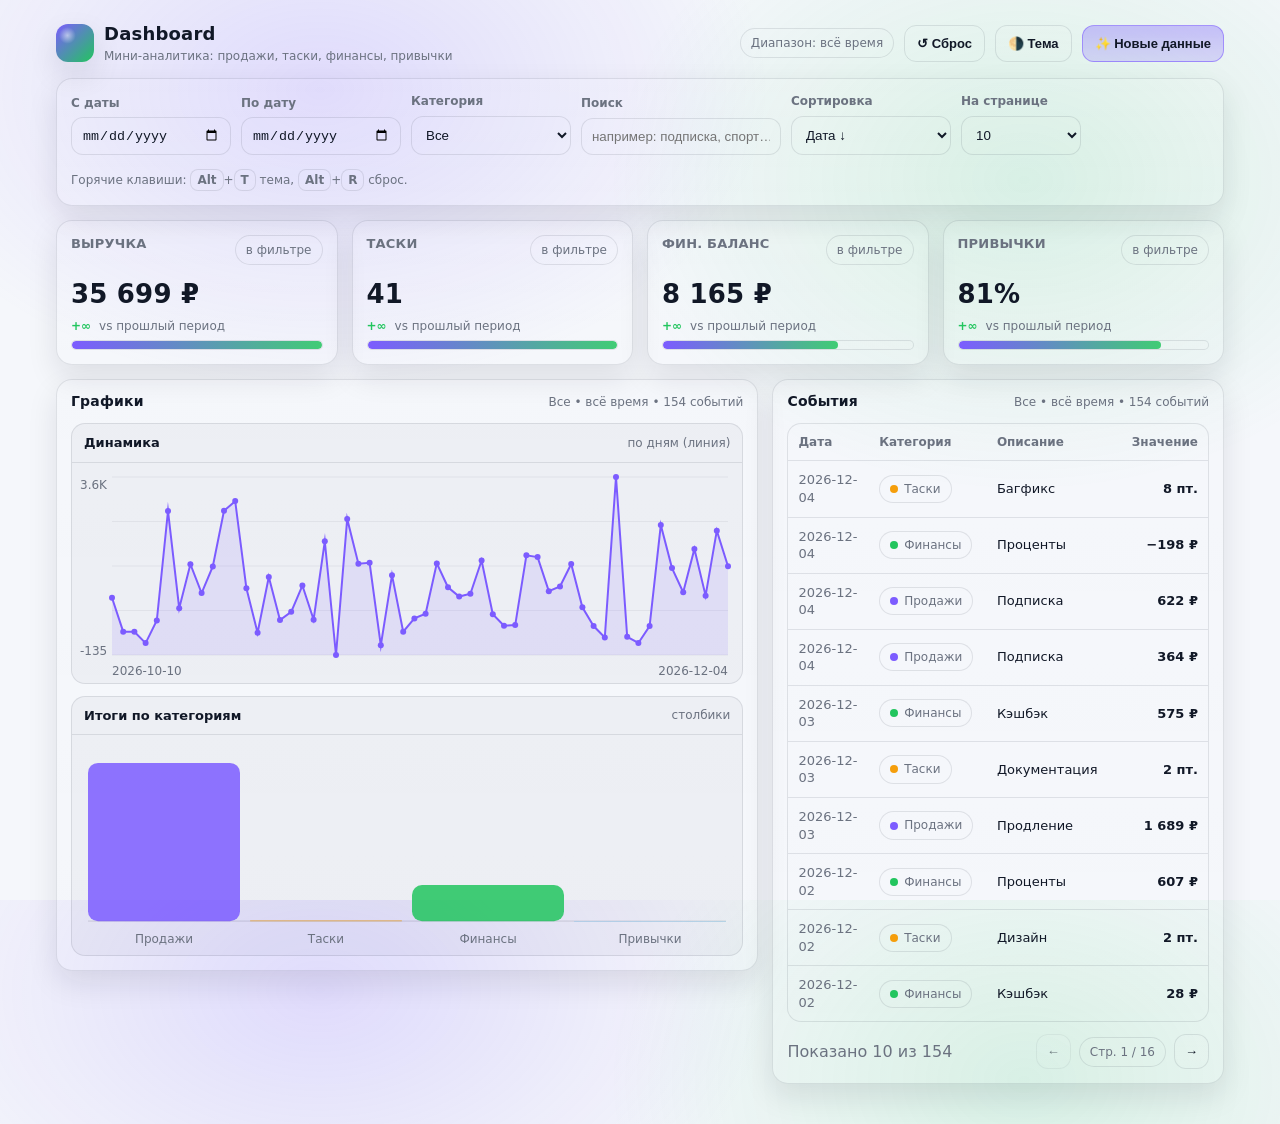
<file: index.html>
<!doctype html>
<html lang="ru">
<head>
  <meta charset="utf-8" />
  <meta name="viewport" content="width=device-width, initial-scale=1" />
  <title>Dashboard — мини-аналитика (без библиотек)</title>
  <link rel="stylesheet" href="dashboard.css" />
  <script src="dashboard.js" defer></script>
</head>
<body>
  <div class="app" id="app">
    <div class="topbar">
      <div class="brand">
        <div class="logo" aria-hidden="true"></div>
        <div>
          <h1>Dashboard</h1>
          <p>Мини-аналитика: продажи, таски, финансы, привычки</p>
        </div>
      </div>

      <div class="actions">
        <span class="pill" id="rangePill">Диапазон: —</span>
        <button class="btn ghost" id="btnReset" title="Сбросить фильтры (Alt+R)">
          ↺ Сброс
        </button>
        <button class="btn" id="btnTheme" title="Сменить тему (Alt+T)">
          🌗 Тема
        </button>
        <button class="btn primary" id="btnSeed" title="Пересоздать демо-данные">
          ✨ Новые данные
        </button>
      </div>
    </div>

    <div class="card" style="margin-bottom:14px;">
      <div class="filters">
        <div class="field">
          <label for="from">С даты</label>
          <input id="from" type="date" />
        </div>
        <div class="field">
          <label for="to">По дату</label>
          <input id="to" type="date" />
        </div>
        <div class="field">
          <label for="cat">Категория</label>
          <select id="cat">
            <option value="all">Все</option>
            <option value="sales">Продажи</option>
            <option value="tasks">Таски</option>
            <option value="finance">Финансы</option>
            <option value="habits">Привычки</option>
          </select>
        </div>
        <div class="field" style="min-width:200px;">
          <label for="q">Поиск</label>
          <input id="q" type="text" placeholder="например: подписка, спорт…" />
        </div>
        <div class="field">
          <label for="sort">Сортировка</label>
          <select id="sort">
            <option value="date_desc">Дата ↓</option>
            <option value="date_asc">Дата ↑</option>
            <option value="value_desc">Значение ↓</option>
            <option value="value_asc">Значение ↑</option>
          </select>
        </div>
        <div class="field selectSmall">
          <label for="pageSize">На странице</label>
          <select id="pageSize">
            <option value="5">5</option>
            <option value="10">10</option>
            <option value="20">20</option>
          </select>
        </div>
      </div>
      <div class="hint">
        Горячие клавиши: <span class="kbd">Alt</span>+<span class="kbd">T</span> тема, <span class="kbd">Alt</span>+<span class="kbd">R</span> сброс.
      </div>
    </div>

    <div class="grid cards" id="kpiGrid"></div>

    <div class="grid main" style="margin-top:14px;">
      <div class="card">
        <div class="split">
          <h3>Графики</h3>
          <div class="meta" id="chartMeta">—</div>
        </div>
        <div class="charts">
          <div class="chartWrap">
            <div class="chartTitle">
              <strong>Динамика</strong>
              <span>по дням (линия)</span>
            </div>
            <canvas id="lineChart" width="900" height="220" aria-label="Линейный график" role="img"></canvas>
          </div>
          <div class="chartWrap">
            <div class="chartTitle">
              <strong>Итоги по категориям</strong>
              <span>столбики</span>
            </div>
            <canvas id="barChart" width="900" height="220" aria-label="Столбчатый график" role="img"></canvas>
          </div>
        </div>
      </div>

      <div class="card">
        <div class="split">
          <h3>События</h3>
          <div class="meta" id="tableMeta">—</div>
        </div>
        <div class="tableWrap">
          <div id="emptyState" class="empty" style="display:none;">
            <div aria-hidden="true">🫥</div>
            <div>
              <div><strong>Пусто.</strong> Фильтры слишком суровые.</div>
              <div style="margin-top:6px;">
                <button class="btn" id="btnEmptyReset">Сбросить фильтры</button>
              </div>
            </div>
          </div>

          <div id="tableSkeleton" style="display:none;">
            <div class="skeleton skeletonText" style="width: 45%; margin: 10px 0 12px;"></div>
            <div class="skeleton" style="height: 260px; border-radius:14px;"></div>
          </div>

          <div id="tableReal">
            <table aria-label="Таблица событий">
              <thead>
                <tr>
                  <th style="width: 96px;">Дата</th>
                  <th style="width: 120px;">Категория</th>
                  <th>Описание</th>
                  <th style="width: 110px; text-align:right;">Значение</th>
                </tr>
              </thead>
              <tbody id="tbody"></tbody>
            </table>

            <div class="tfoot">
              <div class="muted" id="countLabel">—</div>
              <div class="pager">
                <button class="btn" id="prev">←</button>
                <span class="pill" id="pageLabel">—</span>
                <button class="btn" id="next">→</button>
              </div>
            </div>
          </div>
        </div>
      </div>
    </div>

  </div>

  <div class="toast" id="toast" role="status" aria-live="polite">
    <div aria-hidden="true">✅</div>
    <div>
      <p class="tTitle" id="toastTitle">Сохранено</p>
      <p class="tBody" id="toastBody">Настройки записаны в localStorage.</p>
    </div>
  </div>
</body>
</html>
</file>
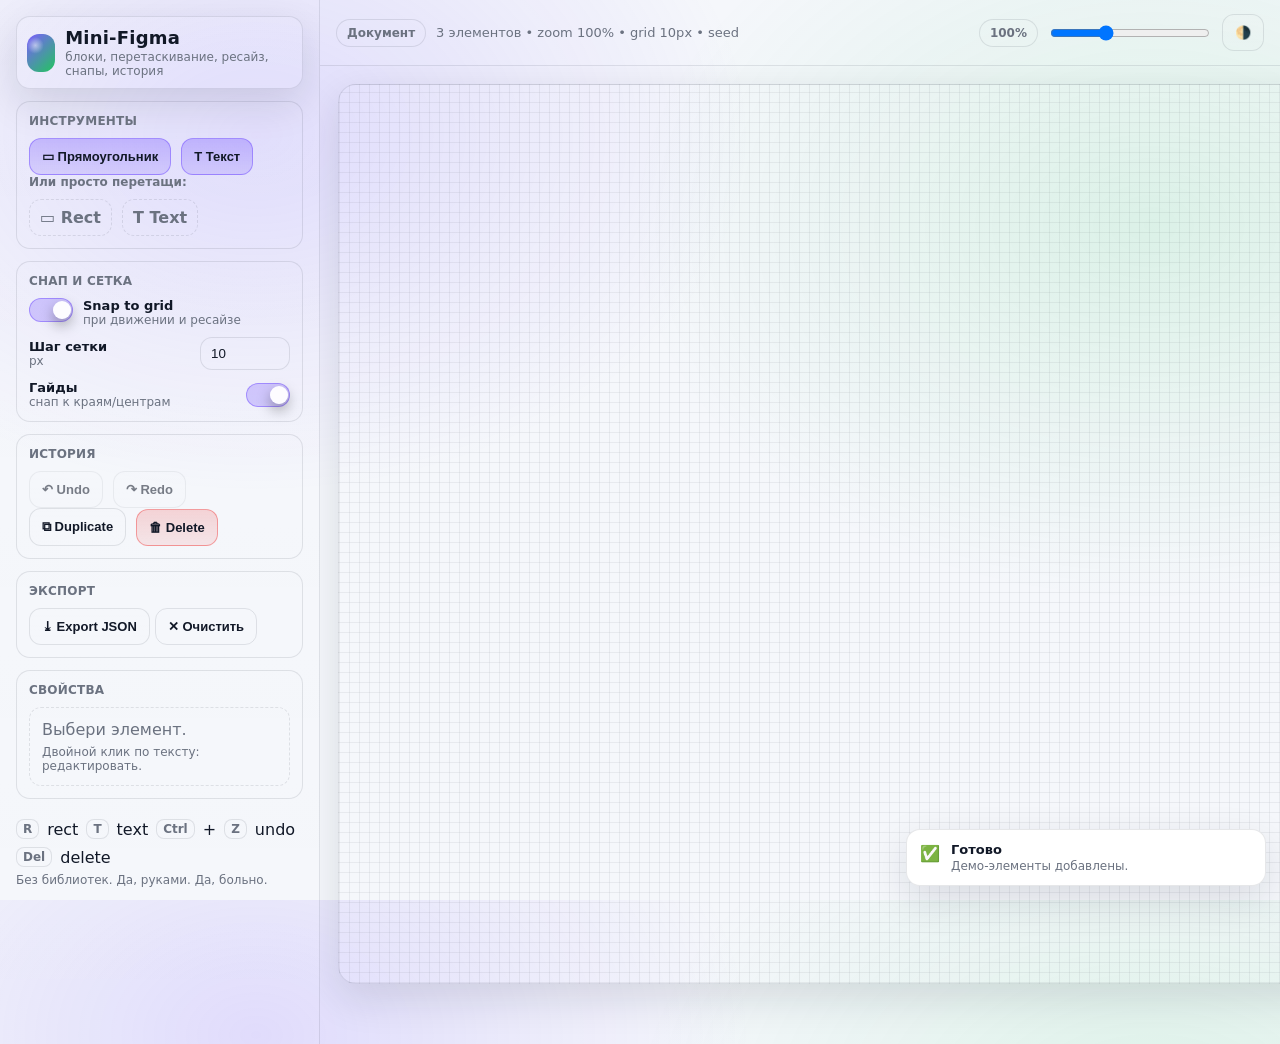
<file: mini_figma/index.html>
<!doctype html>
<html lang="ru">
<head>
  <meta charset="utf-8" />
  <meta name="viewport" content="width=device-width, initial-scale=1" />
  <title>Mini-Figma — упрощённый редактор (без библиотек)</title>
  <link rel="stylesheet" href="mini_figma.css" />
  <script src="mini_figma.js" defer></script>
</head>
<body>
  <div class="app">
    <aside class="sidebar">
      <div class="brand">
        <div class="logo" aria-hidden="true"></div>
        <div>
          <h1>Mini-Figma</h1>
          <p>блоки, перетаскивание, ресайз, снапы, история</p>
        </div>
      </div>

      <div class="panel">
        <div class="panelTitle">Инструменты</div>
        <div class="toolRow">
          <button class="btn primary" id="addRect" title="Добавить прямоугольник (R)">▭ Прямоугольник</button>
          <button class="btn primary" id="addText" title="Добавить текст (T)">T Текст</button>
        </div>
        <div class="toolRow">
          <div class="hint">Или просто перетащи:</div>
          <div class="draggables">
            <div class="dragCard" draggable="true" data-drag="rect">▭ Rect</div>
            <div class="dragCard" draggable="true" data-drag="text">T Text</div>
          </div>
        </div>
      </div>

      <div class="panel">
        <div class="panelTitle">Снап и сетка</div>
        <div class="row">
          <label class="switch">
            <input type="checkbox" id="snap" />
            <span class="slider"></span>
          </label>
          <div>
            <div class="rowTitle">Snap to grid</div>
            <div class="rowHint">при движении и ресайзе</div>
          </div>
        </div>
        <div class="row" style="align-items:center;">
          <div style="flex:1;">
            <div class="rowTitle">Шаг сетки</div>
            <div class="rowHint">px</div>
          </div>
          <input id="grid" type="number" min="4" max="64" step="1" value="10" class="num" />
        </div>
        <div class="row" style="align-items:center;">
          <div style="flex:1;">
            <div class="rowTitle">Гайды</div>
            <div class="rowHint">снап к краям/центрам</div>
          </div>
          <label class="switch">
            <input type="checkbox" id="guides" />
            <span class="slider"></span>
          </label>
        </div>
      </div>

      <div class="panel">
        <div class="panelTitle">История</div>
        <div class="toolRow">
          <button class="btn" id="undo" title="Undo (Ctrl+Z)">↶ Undo</button>
          <button class="btn" id="redo" title="Redo (Ctrl+Y)">↷ Redo</button>
        </div>
        <div class="toolRow">
          <button class="btn" id="dup" title="Дублировать (Ctrl+D)">⧉ Duplicate</button>
          <button class="btn danger" id="del" title="Удалить (Del)">🗑 Delete</button>
        </div>
      </div>

      <div class="panel">
        <div class="panelTitle">Экспорт</div>
        <button class="btn" id="export">⤓ Export JSON</button>
        <button class="btn ghost" id="clear">✕ Очистить</button>
      </div>

      <div class="panel">
        <div class="panelTitle">Свойства</div>
        <div id="propsEmpty" class="empty">
          <div>Выбери элемент.</div>
          <div class="tiny">Двойной клик по тексту: редактировать.</div>
        </div>

        <div id="props" class="props" hidden>
          <div class="propGrid">
            <label class="prop">
              <span>X</span>
              <input type="number" id="px" class="num" />
            </label>
            <label class="prop">
              <span>Y</span>
              <input type="number" id="py" class="num" />
            </label>
            <label class="prop">
              <span>W</span>
              <input type="number" id="pw" class="num" />
            </label>
            <label class="prop">
              <span>H</span>
              <input type="number" id="ph" class="num" />
            </label>
          </div>
          <div class="propGrid" style="margin-top:10px;">
            <label class="prop" style="grid-column:1 / -1;">
              <span>Цвет</span>
              <input type="color" id="pfill" class="color" />
            </label>
            <label class="prop" style="grid-column:1 / -1;">
              <span>Текст</span>
              <input type="text" id="ptext" class="text" placeholder="(только для текстовых)" />
            </label>
          </div>
          <div class="tiny" id="propsMeta"></div>
        </div>
      </div>

      <div class="footer">
        <div class="kbdLine">
          <span class="kbd">R</span> rect
          <span class="kbd">T</span> text
          <span class="kbd">Ctrl</span>+<span class="kbd">Z</span> undo
          <span class="kbd">Del</span> delete
        </div>
        <div class="tiny">Без библиотек. Да, руками. Да, больно.</div>
      </div>
    </aside>

    <main class="main">
      <header class="top">
        <div class="crumbs">
          <span class="chip">Документ</span>
          <span class="muted" id="docMeta">—</span>
        </div>
        <div class="right">
          <div class="chip" id="zoomLabel">100%</div>
          <input id="zoom" type="range" min="50" max="200" value="100" />
          <button class="btn" id="theme" title="Тема">🌗</button>
        </div>
      </header>

      <section class="canvasWrap">
        <div class="canvas" id="canvas" tabindex="0" aria-label="Полотно">
          <div class="guide guideX" id="guideX" hidden></div>
          <div class="guide guideY" id="guideY" hidden></div>
          <!-- items will be injected here -->
        </div>
      </section>
    </main>
  </div>

  <!-- Export modal -->
  <div class="modal" id="modal" hidden>
    <div class="modalCard" role="dialog" aria-modal="true" aria-label="Экспорт JSON">
      <div class="modalTop">
        <div>
          <div class="modalTitle">Export JSON</div>
          <div class="tiny">Скопируй и не потеряй. Люди любят терять данные.</div>
        </div>
        <button class="btn ghost" id="closeModal">✕</button>
      </div>
      <textarea id="exportBox" spellcheck="false"></textarea>
      <div class="modalBottom">
        <button class="btn" id="copy">📋 Copy</button>
        <button class="btn primary" id="saveFile">💾 Save .json</button>
      </div>
    </div>
  </div>

  <div class="toast" id="toast" role="status" aria-live="polite" hidden>
    <div class="toastIcon" aria-hidden="true">✅</div>
    <div>
      <div class="toastTitle" id="toastTitle">OK</div>
      <div class="toastBody" id="toastBody">…</div>
    </div>
  </div>
</body>
</html>
</file>
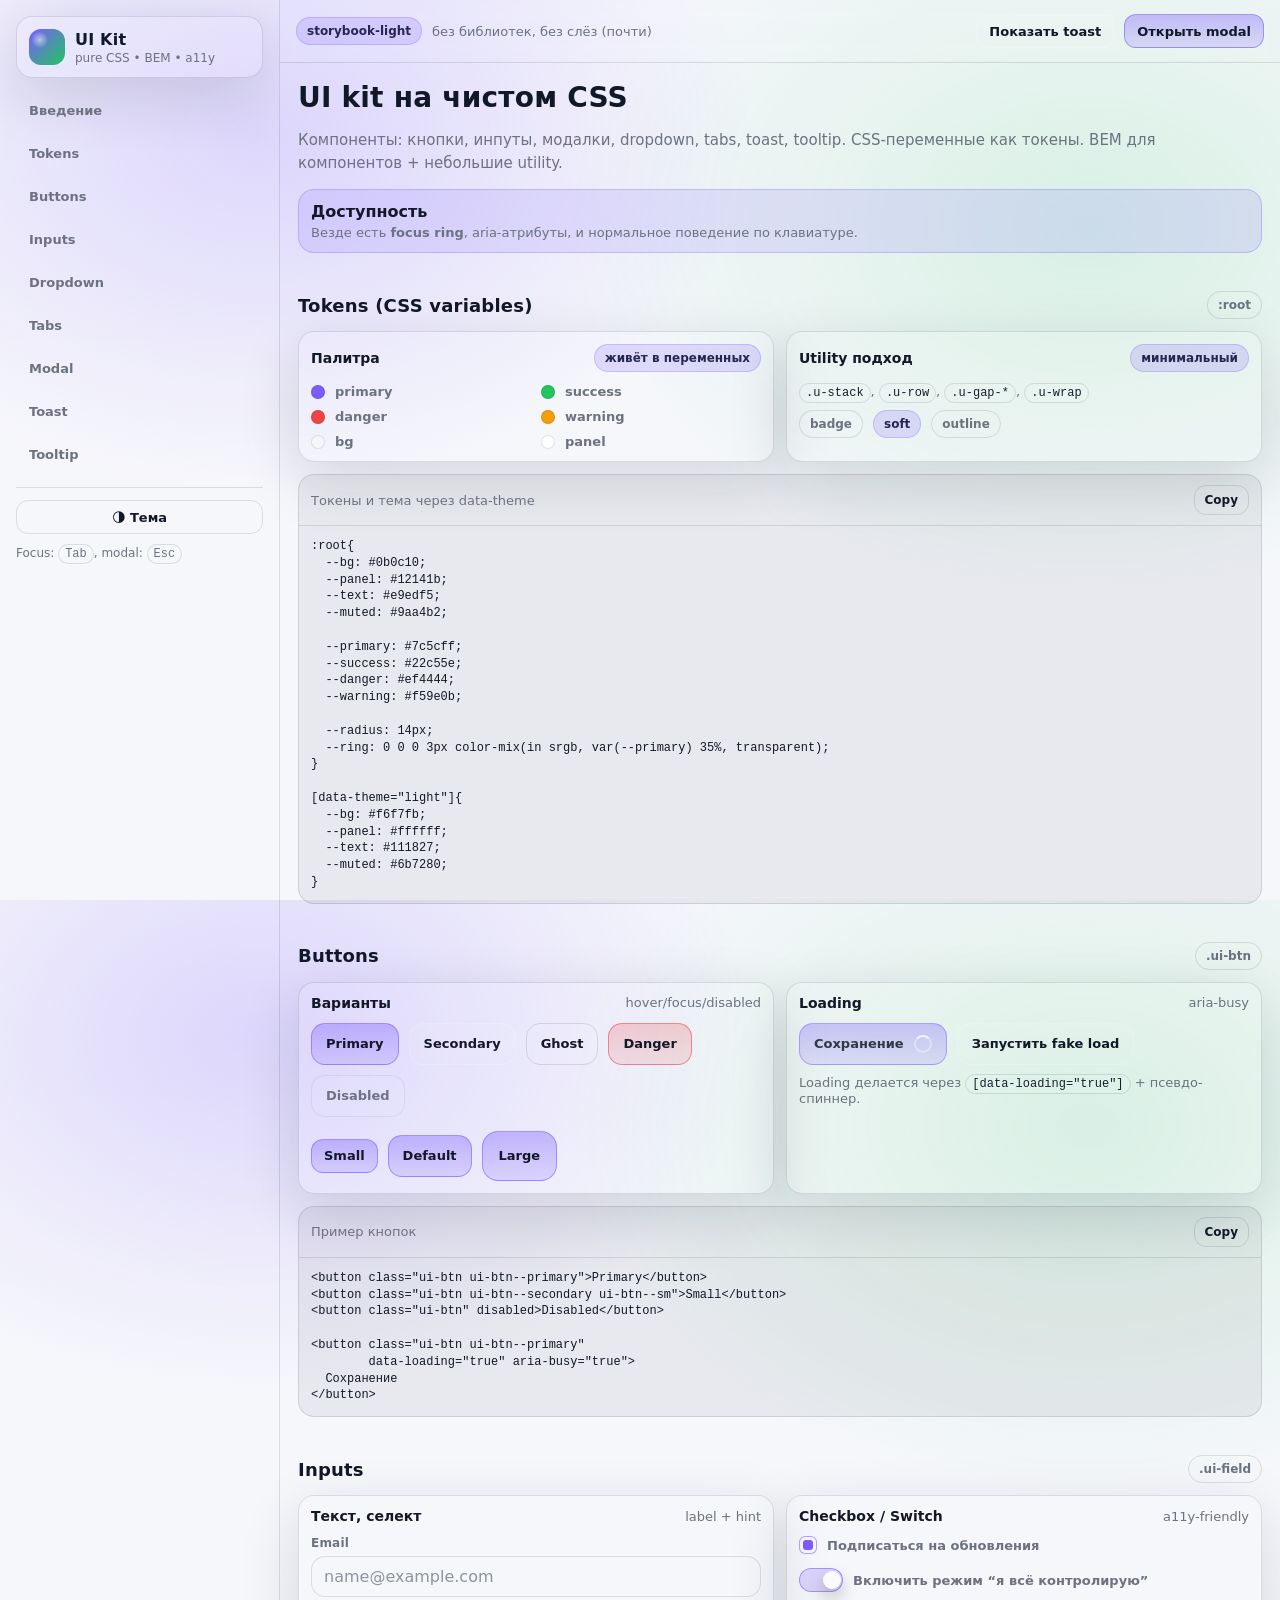
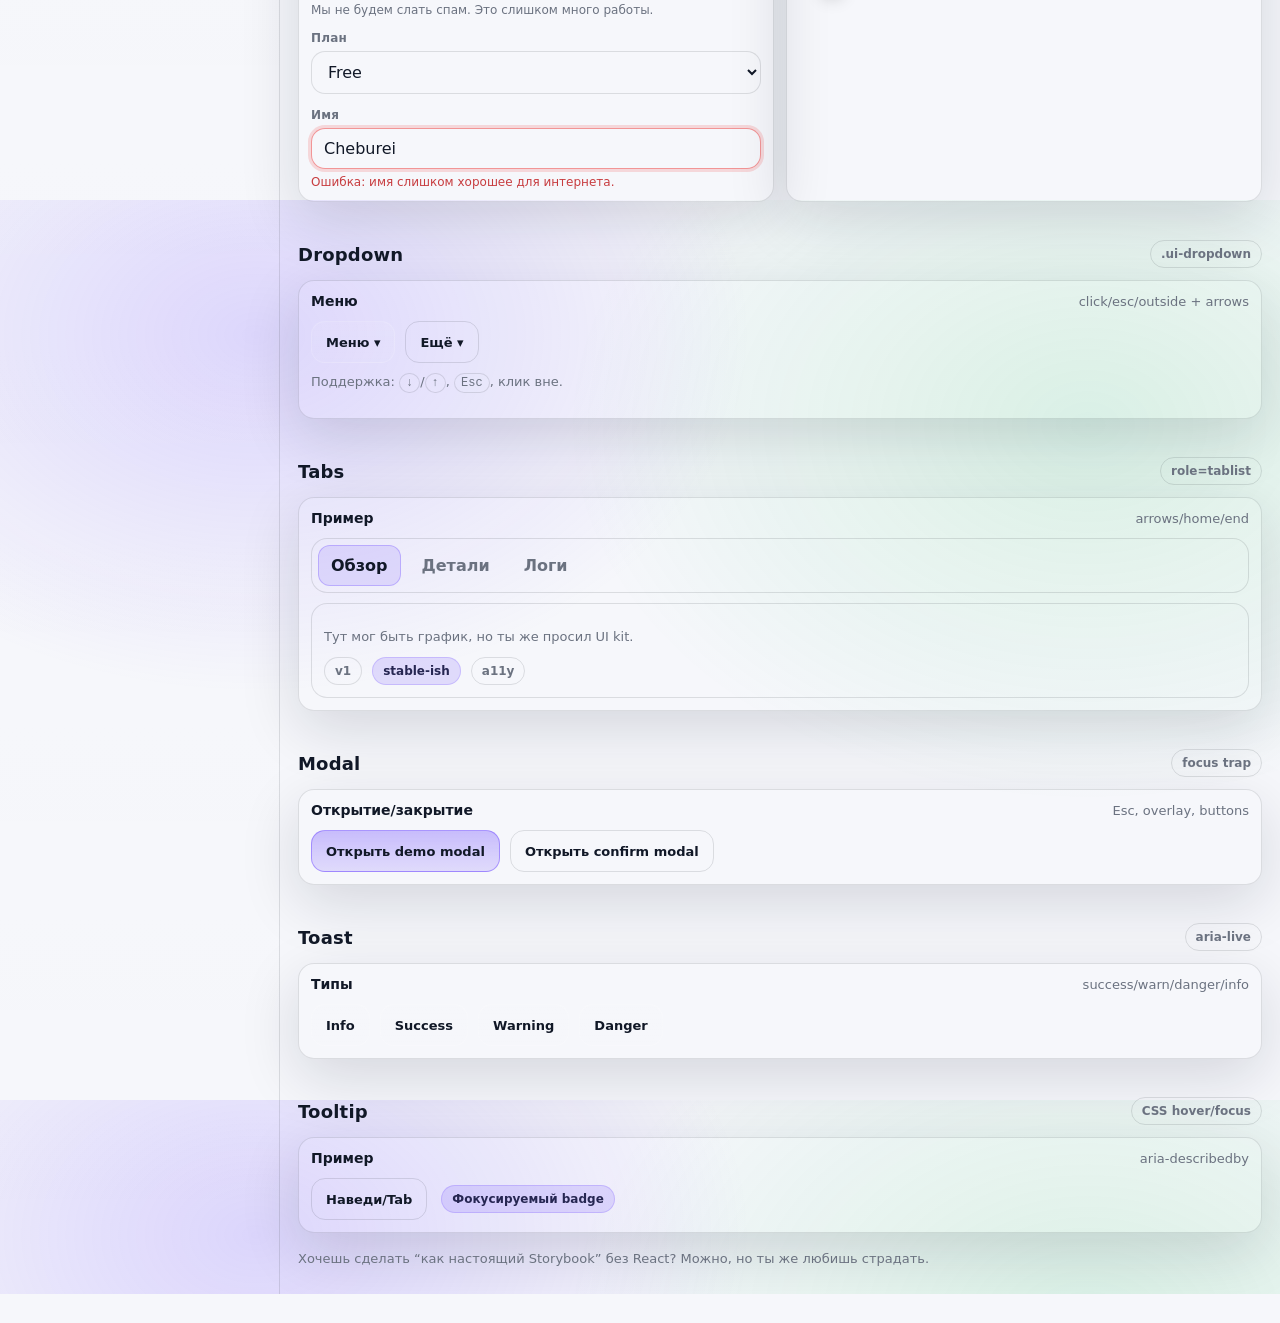
<file: ui/index.html>
﻿<!doctype html>
<html lang="ru">
<head>
  <meta charset="utf-8" />
  <meta name="viewport" content="width=device-width, initial-scale=1" />
  <title>UI Kit (pure CSS) — storybook-light</title>
  <link rel="stylesheet" href="./ui-kit.css" />
  <script src="./ui-kit.js" defer></script>
</head>

<body>
  <a class="ui-skip" href="#content">Перейти к контенту</a>

  <div class="docs">
    <aside class="docs__sidebar" aria-label="Навигация">
      <div class="docs__brand">
        <div class="docs__logo" aria-hidden="true"></div>
        <div>
          <div class="docs__title">UI Kit</div>
          <div class="docs__subtitle">pure CSS • BEM • a11y</div>
        </div>
      </div>

      <nav class="docs__nav">
        <a class="docs__navLink" href="#intro">Введение</a>
        <a class="docs__navLink" href="#tokens">Tokens</a>
        <a class="docs__navLink" href="#buttons">Buttons</a>
        <a class="docs__navLink" href="#inputs">Inputs</a>
        <a class="docs__navLink" href="#dropdown">Dropdown</a>
        <a class="docs__navLink" href="#tabs">Tabs</a>
        <a class="docs__navLink" href="#modal">Modal</a>
        <a class="docs__navLink" href="#toast">Toast</a>
        <a class="docs__navLink" href="#tooltip">Tooltip</a>
      </nav>

      <div class="docs__sidebarFooter">
        <button class="ui-btn ui-btn--ghost ui-btn--sm" data-theme-toggle type="button">
          🌗 Тема
        </button>
        <div class="ui-muted ui-text-xs">
          Focus: <span class="ui-kbd">Tab</span>, modal: <span class="ui-kbd">Esc</span>
        </div>
      </div>
    </aside>

    <main class="docs__main" id="content">
      <header class="docs__topbar">
        <div class="docs__topbarLeft">
          <span class="ui-badge ui-badge--soft">storybook-light</span>
          <span class="ui-muted ui-text-sm">без библиотек, без слёз (почти)</span>
        </div>

        <div class="docs__topbarRight">
          <button class="ui-btn ui-btn--secondary ui-btn--sm" id="btnDemoToast" type="button">
            Показать toast
          </button>
          <button class="ui-btn ui-btn--primary ui-btn--sm" data-modal-open="#demoModal" type="button">
            Открыть modal
          </button>
        </div>
      </header>

      <!-- INTRO -->
      <section class="docs__section" id="intro">
        <h1 class="docs__h1">UI kit на чистом CSS</h1>
        <p class="ui-text-md ui-muted">
          Компоненты: кнопки, инпуты, модалки, dropdown, tabs, toast, tooltip.
          CSS-переменные как токены. BEM для компонентов + небольшие utility.
        </p>

        <div class="ui-callout">
          <div class="ui-callout__title">Доступность</div>
          <div class="ui-callout__body">
            Везде есть <b>focus ring</b>, aria-атрибуты, и нормальное поведение по клавиатуре.
          </div>
        </div>
      </section>

      <!-- TOKENS -->
      <section class="docs__section" id="tokens">
        <div class="docs__head">
          <h2 class="docs__h2">Tokens (CSS variables)</h2>
          <span class="ui-badge">:root</span>
        </div>

        <div class="docs__grid">
          <div class="ui-card">
            <div class="ui-card__head">
              <h3 class="ui-card__title">Палитра</h3>
              <span class="ui-badge ui-badge--soft">живёт в переменных</span>
            </div>
            <div class="ui-card__body">
              <div class="swatches">
                <div class="swatch"><span class="swatch__dot swatch__dot--primary"></span> primary</div>
                <div class="swatch"><span class="swatch__dot swatch__dot--success"></span> success</div>
                <div class="swatch"><span class="swatch__dot swatch__dot--danger"></span> danger</div>
                <div class="swatch"><span class="swatch__dot swatch__dot--warn"></span> warning</div>
                <div class="swatch"><span class="swatch__dot swatch__dot--bg"></span> bg</div>
                <div class="swatch"><span class="swatch__dot swatch__dot--panel"></span> panel</div>
              </div>
            </div>
          </div>

          <div class="ui-card">
            <div class="ui-card__head">
              <h3 class="ui-card__title">Utility подход</h3>
              <span class="ui-badge ui-badge--soft">минимальный</span>
            </div>
            <div class="ui-card__body">
              <div class="ui-stack u-gap-2">
                <div class="ui-muted ui-text-sm">
                  <code class="ui-code">.u-stack</code>, <code class="ui-code">.u-row</code>,
                  <code class="ui-code">.u-gap-*</code>, <code class="ui-code">.u-wrap</code>
                </div>
                <div class="u-row u-gap-2 u-wrap">
                  <span class="ui-badge">badge</span>
                  <span class="ui-badge ui-badge--soft">soft</span>
                  <span class="ui-badge ui-badge--outline">outline</span>
                </div>
              </div>
            </div>
          </div>
        </div>

        <div class="docs__code">
          <div class="docs__codeTop">
            <span class="ui-muted ui-text-sm">Токены и тема через data-theme</span>
            <button class="ui-btn ui-btn--ghost ui-btn--xs" data-copy="#codeTokens" type="button">Copy</button>
          </div>
          <pre class="docs__pre"><code id="codeTokens">:root{
  --bg: #0b0c10;
  --panel: #12141b;
  --text: #e9edf5;
  --muted: #9aa4b2;

  --primary: #7c5cff;
  --success: #22c55e;
  --danger: #ef4444;
  --warning: #f59e0b;

  --radius: 14px;
  --ring: 0 0 0 3px color-mix(in srgb, var(--primary) 35%, transparent);
}

[data-theme="light"]{
  --bg: #f6f7fb;
  --panel: #ffffff;
  --text: #111827;
  --muted: #6b7280;
}</code></pre>
        </div>
      </section>

      <!-- BUTTONS -->
      <section class="docs__section" id="buttons">
        <div class="docs__head">
          <h2 class="docs__h2">Buttons</h2>
          <span class="ui-badge ui-badge--outline">.ui-btn</span>
        </div>

        <div class="docs__grid">
          <div class="ui-card">
            <div class="ui-card__head">
              <h3 class="ui-card__title">Варианты</h3>
              <span class="ui-muted ui-text-sm">hover/focus/disabled</span>
            </div>
            <div class="ui-card__body">
              <div class="u-row u-gap-2 u-wrap">
                <button class="ui-btn ui-btn--primary" type="button">Primary</button>
                <button class="ui-btn ui-btn--secondary" type="button">Secondary</button>
                <button class="ui-btn ui-btn--ghost" type="button">Ghost</button>
                <button class="ui-btn ui-btn--danger" type="button">Danger</button>
                <button class="ui-btn" type="button" disabled>Disabled</button>
              </div>

              <div class="u-row u-gap-2 u-wrap u-mt-3">
                <button class="ui-btn ui-btn--primary ui-btn--sm" type="button">Small</button>
                <button class="ui-btn ui-btn--primary" type="button">Default</button>
                <button class="ui-btn ui-btn--primary ui-btn--lg" type="button">Large</button>
              </div>
            </div>
          </div>

          <div class="ui-card">
            <div class="ui-card__head">
              <h3 class="ui-card__title">Loading</h3>
              <span class="ui-muted ui-text-sm">aria-busy</span>
            </div>
            <div class="ui-card__body">
              <div class="u-row u-gap-2 u-wrap">
                <button class="ui-btn ui-btn--primary" data-loading="true" aria-busy="true" type="button">
                  Сохранение
                </button>
                <button class="ui-btn ui-btn--secondary" id="btnFakeLoad" type="button">
                  Запустить fake load
                </button>
              </div>
              <p class="ui-muted ui-text-sm u-mt-2">
                Loading делается через <code class="ui-code">[data-loading="true"]</code> + псевдо-спиннер.
              </p>
            </div>
          </div>
        </div>

        <div class="docs__code">
          <div class="docs__codeTop">
            <span class="ui-muted ui-text-sm">Пример кнопок</span>
            <button class="ui-btn ui-btn--ghost ui-btn--xs" data-copy="#codeButtons" type="button">Copy</button>
          </div>
          <pre class="docs__pre"><code id="codeButtons">&lt;button class=&quot;ui-btn ui-btn--primary&quot;&gt;Primary&lt;/button&gt;
&lt;button class=&quot;ui-btn ui-btn--secondary ui-btn--sm&quot;&gt;Small&lt;/button&gt;
&lt;button class=&quot;ui-btn&quot; disabled&gt;Disabled&lt;/button&gt;

&lt;button class=&quot;ui-btn ui-btn--primary&quot;
        data-loading=&quot;true&quot; aria-busy=&quot;true&quot;&gt;
  Сохранение
&lt;/button&gt;</code></pre>
        </div>
      </section>

      <!-- INPUTS -->
      <section class="docs__section" id="inputs">
        <div class="docs__head">
          <h2 class="docs__h2">Inputs</h2>
          <span class="ui-badge ui-badge--outline">.ui-field</span>
        </div>

        <div class="docs__grid">
          <div class="ui-card">
            <div class="ui-card__head">
              <h3 class="ui-card__title">Текст, селект</h3>
              <span class="ui-muted ui-text-sm">label + hint</span>
            </div>
            <div class="ui-card__body">
              <div class="ui-stack u-gap-3">
                <div class="ui-field">
                  <label class="ui-field__label" for="email">Email</label>
                  <input class="ui-input" id="email" type="email" placeholder="name@example.com"
                         aria-describedby="emailHint" />
                  <div class="ui-field__hint" id="emailHint">Мы не будем слать спам. Это слишком много работы.</div>
                </div>

                <div class="ui-field">
                  <label class="ui-field__label" for="plan">План</label>
                  <select class="ui-select" id="plan">
                    <option>Free</option>
                    <option>Pro</option>
                    <option>Enterprise (для тех, кто любит боль)</option>
                  </select>
                </div>

                <div class="ui-field ui-field--error">
                  <label class="ui-field__label" for="name">Имя</label>
                  <input class="ui-input" id="name" type="text" value="Cheburei"
                         aria-invalid="true" aria-describedby="nameErr" />
                  <div class="ui-field__error" id="nameErr">Ошибка: имя слишком хорошее для интернета.</div>
                </div>
              </div>
            </div>
          </div>

          <div class="ui-card">
            <div class="ui-card__head">
              <h3 class="ui-card__title">Checkbox / Switch</h3>
              <span class="ui-muted ui-text-sm">a11y-friendly</span>
            </div>
            <div class="ui-card__body">
              <div class="ui-stack u-gap-3">
                <label class="ui-check">
                  <input class="ui-check__input" type="checkbox" checked />
                  <span class="ui-check__box" aria-hidden="true"></span>
                  <span class="ui-check__label">Подписаться на обновления</span>
                </label>

                <label class="ui-switch">
                  <input class="ui-switch__input" type="checkbox" checked />
                  <span class="ui-switch__track" aria-hidden="true"></span>
                  <span class="ui-switch__label">Включить режим “я всё контролирую”</span>
                </label>
              </div>
            </div>
          </div>
        </div>
      </section>

      <!-- DROPDOWN -->
      <section class="docs__section" id="dropdown">
        <div class="docs__head">
          <h2 class="docs__h2">Dropdown</h2>
          <span class="ui-badge ui-badge--outline">.ui-dropdown</span>
        </div>

        <div class="ui-card">
          <div class="ui-card__head">
            <h3 class="ui-card__title">Меню</h3>
            <span class="ui-muted ui-text-sm">click/esc/outside + arrows</span>
          </div>
          <div class="ui-card__body">
            <div class="u-row u-gap-2 u-wrap">
              <div class="ui-dropdown">
                <button class="ui-btn ui-btn--secondary ui-dropdown__btn"
                        type="button"
                        aria-haspopup="menu"
                        aria-expanded="false"
                        aria-controls="menu1"
                        data-dropdown-button>
                  Меню ▾
                </button>

                <div class="ui-dropdown__menu"
                     id="menu1"
                     role="menu"
                     aria-label="Действия"
                     data-dropdown-menu
                     hidden>
                  <button class="ui-dropdown__item" role="menuitem" type="button">Профиль</button>
                  <button class="ui-dropdown__item" role="menuitem" type="button">Настройки</button>
                  <div class="ui-dropdown__sep" role="separator" aria-hidden="true"></div>
                  <button class="ui-dropdown__item ui-dropdown__item--danger" role="menuitem" type="button">
                    Выйти
                  </button>
                </div>
              </div>

              <div class="ui-dropdown">
                <button class="ui-btn ui-btn--ghost ui-dropdown__btn"
                        type="button"
                        aria-haspopup="menu"
                        aria-expanded="false"
                        aria-controls="menu2"
                        data-dropdown-button>
                  Ещё ▾
                </button>
                <div class="ui-dropdown__menu"
                     id="menu2"
                     role="menu"
                     aria-label="Ещё"
                     data-dropdown-menu
                     hidden>
                  <button class="ui-dropdown__item" role="menuitem" type="button" data-toast="success">Toast success</button>
                  <button class="ui-dropdown__item" role="menuitem" type="button" data-toast="danger">Toast danger</button>
                  <button class="ui-dropdown__item" role="menuitem" type="button" data-modal-open="#demoModal">Открыть modal</button>
                </div>
              </div>
            </div>

            <p class="ui-muted ui-text-sm u-mt-2">
              Поддержка: <span class="ui-kbd">↓</span>/<span class="ui-kbd">↑</span>, <span class="ui-kbd">Esc</span>, клик вне.
            </p>
          </div>
        </div>
      </section>

      <!-- TABS -->
      <section class="docs__section" id="tabs">
        <div class="docs__head">
          <h2 class="docs__h2">Tabs</h2>
          <span class="ui-badge ui-badge--outline">role=tablist</span>
        </div>

        <div class="ui-card">
          <div class="ui-card__head">
            <h3 class="ui-card__title">Пример</h3>
            <span class="ui-muted ui-text-sm">arrows/home/end</span>
          </div>
          <div class="ui-card__body">
            <div class="ui-tabs" data-tabs>
              <div class="ui-tabs__list" role="tablist" aria-label="Пример вкладок">
                <button class="ui-tabs__tab" role="tab" aria-selected="true" aria-controls="tabA" id="tabBtnA" tabindex="0">Обзор</button>
                <button class="ui-tabs__tab" role="tab" aria-selected="false" aria-controls="tabB" id="tabBtnB" tabindex="-1">Детали</button>
                <button class="ui-tabs__tab" role="tab" aria-selected="false" aria-controls="tabC" id="tabBtnC" tabindex="-1">Логи</button>
              </div>

              <div class="ui-tabs__panel" role="tabpanel" id="tabA" aria-labelledby="tabBtnA">
                <p class="ui-text-sm ui-muted">Тут мог быть график, но ты же просил UI kit.</p>
                <div class="u-row u-gap-2 u-wrap">
                  <span class="ui-badge">v1</span>
                  <span class="ui-badge ui-badge--soft">stable-ish</span>
                  <span class="ui-badge ui-badge--outline">a11y</span>
                </div>
              </div>

              <div class="ui-tabs__panel" role="tabpanel" id="tabB" aria-labelledby="tabBtnB" hidden>
                <div class="ui-callout ui-callout--soft">
                  <div class="ui-callout__title">Детали</div>
                  <div class="ui-callout__body">Табы работают по клавиатуре, потому что это не 2003 год.</div>
                </div>
              </div>

              <div class="ui-tabs__panel" role="tabpanel" id="tabC" aria-labelledby="tabBtnC" hidden>
                <pre class="ui-log">[12:00] init\n[12:01] click tab\n[12:02] human insisted on nice UX</pre>
              </div>
            </div>
          </div>
        </div>
      </section>

      <!-- MODAL -->
      <section class="docs__section" id="modal">
        <div class="docs__head">
          <h2 class="docs__h2">Modal</h2>
          <span class="ui-badge ui-badge--outline">focus trap</span>
        </div>

        <div class="ui-card">
          <div class="ui-card__head">
            <h3 class="ui-card__title">Открытие/закрытие</h3>
            <span class="ui-muted ui-text-sm">Esc, overlay, buttons</span>
          </div>
          <div class="ui-card__body">
            <div class="u-row u-gap-2 u-wrap">
              <button class="ui-btn ui-btn--primary" data-modal-open="#demoModal" type="button">Открыть demo modal</button>
              <button class="ui-btn ui-btn--ghost" data-modal-open="#confirmModal" type="button">Открыть confirm modal</button>
            </div>
          </div>
        </div>
      </section>

      <!-- TOAST -->
      <section class="docs__section" id="toast">
        <div class="docs__head">
          <h2 class="docs__h2">Toast</h2>
          <span class="ui-badge ui-badge--outline">aria-live</span>
        </div>

        <div class="ui-card">
          <div class="ui-card__head">
            <h3 class="ui-card__title">Типы</h3>
            <span class="ui-muted ui-text-sm">success/warn/danger/info</span>
          </div>
          <div class="ui-card__body">
            <div class="u-row u-gap-2 u-wrap">
              <button class="ui-btn ui-btn--secondary" data-toast="info" type="button">Info</button>
              <button class="ui-btn ui-btn--secondary" data-toast="success" type="button">Success</button>
              <button class="ui-btn ui-btn--secondary" data-toast="warning" type="button">Warning</button>
              <button class="ui-btn ui-btn--secondary" data-toast="danger" type="button">Danger</button>
            </div>
          </div>
        </div>
      </section>

      <!-- TOOLTIP -->
      <section class="docs__section" id="tooltip">
        <div class="docs__head">
          <h2 class="docs__h2">Tooltip</h2>
          <span class="ui-badge ui-badge--outline">CSS hover/focus</span>
        </div>

        <div class="ui-card">
          <div class="ui-card__head">
            <h3 class="ui-card__title">Пример</h3>
            <span class="ui-muted ui-text-sm">aria-describedby</span>
          </div>
          <div class="ui-card__body">
            <div class="u-row u-gap-3 u-wrap">
              <span class="ui-tooltip">
                <button class="ui-btn ui-btn--ghost" type="button" aria-describedby="tip1">
                  Наведи/Tab
                </button>
                <span class="ui-tooltip__bubble" role="tooltip" id="tip1">
                  Tooltip без JS. Мир иногда прекрасен.
                </span>
              </span>

              <span class="ui-tooltip">
                <span class="ui-badge ui-badge--soft" tabindex="0" aria-describedby="tip2">Фокусируемый badge</span>
                <span class="ui-tooltip__bubble" role="tooltip" id="tip2">
                  Можно фокусить, можно читать.
                </span>
              </span>
            </div>
          </div>
        </div>

        <footer class="docs__footer">
          <div class="ui-muted ui-text-sm">
            Хочешь сделать “как настоящий Storybook” без React? Можно, но ты же любишь страдать.
          </div>
        </footer>
      </section>
    </main>
  </div>

  <!-- MODALS -->
  <div class="ui-modal" id="demoModal" role="dialog" aria-modal="true" aria-labelledby="demoModalTitle" aria-describedby="demoModalDesc" hidden>
    <div class="ui-modal__overlay" data-modal-close aria-hidden="true"></div>
    <div class="ui-modal__dialog" role="document">
      <div class="ui-modal__top">
        <h3 class="ui-modal__title" id="demoModalTitle">Demo modal</h3>
        <button class="ui-btn ui-btn--ghost ui-btn--xs" data-modal-close type="button" aria-label="Закрыть">✕</button>
      </div>
      <div class="ui-modal__body" id="demoModalDesc">
        <p class="ui-text-sm ui-muted">
          Тут есть focus trap и закрытие по <span class="ui-kbd">Esc</span>. Да, это важно.
        </p>
        <div class="ui-field">
          <label class="ui-field__label" for="modalInput">Пример поля</label>
          <input class="ui-input" id="modalInput" placeholder="type something…" />
        </div>
      </div>
      <div class="ui-modal__bottom">
        <button class="ui-btn ui-btn--secondary" data-modal-close type="button">Отмена</button>
        <button class="ui-btn ui-btn--primary" data-toast="success" data-modal-close type="button">Сохранить</button>
      </div>
    </div>
  </div>

  <div class="ui-modal" id="confirmModal" role="dialog" aria-modal="true" aria-labelledby="confirmTitle" hidden>
    <div class="ui-modal__overlay" data-modal-close aria-hidden="true"></div>
    <div class="ui-modal__dialog" role="document">
      <div class="ui-modal__top">
        <h3 class="ui-modal__title" id="confirmTitle">Подтвердить действие</h3>
        <button class="ui-btn ui-btn--ghost ui-btn--xs" data-modal-close type="button" aria-label="Закрыть">✕</button>
      </div>
      <div class="ui-modal__body">
        <p class="ui-text-sm ui-muted">Ты уверен? Люди часто не уверены, но кликают.</p>
      </div>
      <div class="ui-modal__bottom">
        <button class="ui-btn" data-modal-close type="button">Нет</button>
        <button class="ui-btn ui-btn--danger" data-toast="danger" data-modal-close type="button">Да, сделать</button>
      </div>
    </div>
  </div>

  <!-- TOAST REGION -->
  <div class="ui-toasts" aria-live="polite" aria-relevant="additions"></div>
</body>
</html>
</file>
<file: dashboard.css>
:root{
  --bg:#0b0c10;
  --panel:#12141b;
  --panel2:#0f1117;
  --text:#e9edf5;
  --muted:#9aa4b2;
  --border:rgba(255,255,255,.10);
  --accent:#7c5cff;
  --accent2:#22c55e;
  --danger:#ef4444;
  --warning:#f59e0b;
  --shadow: 0 12px 30px rgba(0,0,0,.35);
  --radius:16px;
  --focus: 0 0 0 3px rgba(124,92,255,.30);
  --skeleton: rgba(255,255,255,.08);
  --skeleton2: rgba(255,255,255,.14);
}

[data-theme="light"]{
  --bg:#f5f7fb;
  --panel:#ffffff;
  --panel2:#fbfcff;
  --text:#111827;
  --muted:#6b7280;
  --border: rgba(17,24,39,.10);
  --shadow: 0 12px 30px rgba(17,24,39,.10);
  --focus: 0 0 0 3px rgba(124,92,255,.22);
  --skeleton: rgba(17,24,39,.06);
  --skeleton2: rgba(17,24,39,.10);
}

*{ box-sizing:border-box; }
html,body{ height:100%; }
body{
  margin:0;
  font-family: ui-sans-serif, system-ui, -apple-system, Segoe UI, Roboto, Inter, Arial, "Apple Color Emoji", "Segoe UI Emoji";
  background: radial-gradient(900px 600px at 25% 10%, rgba(124,92,255,.18), transparent 50%),
              radial-gradient(800px 600px at 80% 20%, rgba(34,197,94,.14), transparent 52%),
              var(--bg);
  color:var(--text);
  line-height:1.35;
}

a{ color:inherit; }

.app{
  max-width: 1200px;
  margin: 0 auto;
  padding: 22px 16px 40px;
}

.topbar{
  display:flex;
  gap:12px;
  align-items:center;
  justify-content:space-between;
  margin-bottom: 14px;
}

.brand{
  display:flex;
  align-items:center;
  gap:10px;
  min-width: 260px;
}

.logo{
  width: 38px;
  height: 38px;
  border-radius: 12px;
  background:
    radial-gradient(14px 14px at 30% 30%, rgba(255,255,255,.55), transparent 60%),
    linear-gradient(135deg, rgba(124,92,255,1), rgba(34,197,94,1));
  box-shadow: var(--shadow);
}

.brand h1{
  font-size: 18px;
  margin: 0;
  letter-spacing: .2px;
}

.brand p{
  margin: 2px 0 0;
  font-size: 12px;
  color: var(--muted);
}

.actions{
  display:flex;
  gap:10px;
  align-items:center;
  flex-wrap:wrap;
  justify-content:flex-end;
}

.btn{
  appearance:none;
  border:1px solid var(--border);
  background: linear-gradient(180deg, rgba(255,255,255,.06), rgba(255,255,255,.03));
  color: var(--text);
  padding: 10px 12px;
  border-radius: 12px;
  cursor:pointer;
  display:inline-flex;
  gap:8px;
  align-items:center;
  font-weight: 600;
  font-size: 13px;
  transition: transform .06s ease, background .2s ease, border-color .2s ease;
  user-select:none;
}
.btn:hover{ border-color: rgba(124,92,255,.35); }
.btn:active{ transform: translateY(1px); }
.btn:focus{ outline:none; box-shadow: var(--focus); }

.btn.primary{
  border-color: rgba(124,92,255,.55);
  background: linear-gradient(180deg, rgba(124,92,255,.35), rgba(124,92,255,.20));
}

.btn.ghost{ background: transparent; }

.pill{
  padding: 6px 10px;
  border:1px solid var(--border);
  border-radius: 999px;
  color: var(--muted);
  font-size: 12px;
  background: rgba(255,255,255,.03);
}

.grid{
  display:grid;
  gap: 14px;
}

.grid.cards{ grid-template-columns: repeat(4, minmax(0,1fr)); }
.grid.main{ grid-template-columns: 1.4fr .9fr; align-items:start; }

@media (max-width: 980px){
  .grid.cards{ grid-template-columns: repeat(2, minmax(0,1fr)); }
  .grid.main{ grid-template-columns: 1fr; }
  .brand{ min-width: auto; }
}

@media (max-width: 520px){
  .grid.cards{ grid-template-columns: 1fr; }
}

.card{
  background: linear-gradient(180deg, rgba(255,255,255,.05), rgba(255,255,255,.03));
  border: 1px solid var(--border);
  border-radius: var(--radius);
  box-shadow: var(--shadow);
  overflow:hidden;
}

.card .hd{
  padding: 14px 14px 0;
  display:flex;
  align-items:flex-start;
  justify-content:space-between;
  gap:10px;
}

.card .hd h2{
  margin: 0;
  font-size: 13px;
  color: var(--muted);
  font-weight: 700;
  letter-spacing: .2px;
  text-transform: uppercase;
}

.card .bd{ padding: 12px 14px 14px; }

.kpi{
  display:flex;
  flex-direction:column;
  gap: 6px;
}

.kpi .value{
  font-size: 26px;
  font-weight: 800;
  letter-spacing: .2px;
}

.kpi .sub{
  color: var(--muted);
  font-size: 12px;
  display:flex;
  gap:8px;
  align-items:center;
  flex-wrap:wrap;
}

.delta{ font-weight: 700; }
.delta.up{ color: var(--accent2); }
.delta.down{ color: var(--danger); }

.miniBar{
  height: 10px;
  border-radius: 999px;
  background: rgba(255,255,255,.06);
  overflow:hidden;
  border: 1px solid var(--border);
}
.miniBar > span{
  display:block;
  height: 100%;
  width: 40%;
  background: linear-gradient(90deg, var(--accent), rgba(34,197,94,.85));
  border-radius: 999px;
}

.filters{
  display:flex;
  gap: 10px;
  flex-wrap:wrap;
  align-items:end;
  padding: 14px;
}

.field{
  display:flex;
  flex-direction:column;
  gap: 6px;
  min-width: 160px;
}

.field label{
  font-size: 12px;
  color: var(--muted);
  font-weight: 700;
}

input, select{
  width: 100%;
  border: 1px solid var(--border);
  background: rgba(255,255,255,.03);
  color: var(--text);
  padding: 10px 10px;
  border-radius: 12px;
  outline:none;
}

input:focus, select:focus{ box-shadow: var(--focus); border-color: rgba(124,92,255,.45); }

input[type="date"]{ padding: 9px 10px; }

.charts{
  padding: 12px 14px 14px;
  display:grid;
  gap: 12px;
}

.chartWrap{
  border: 1px solid var(--border);
  border-radius: 14px;
  overflow:hidden;
  background: rgba(0,0,0,.08);
  position: relative;
}

[data-theme="light"] .chartWrap{ background: rgba(17,24,39,.03); }

.chartTitle{
  padding: 10px 12px;
  display:flex;
  align-items:center;
  justify-content:space-between;
  gap: 10px;
  border-bottom: 1px solid var(--border);
  background: rgba(255,255,255,.02);
}

.chartTitle strong{ font-size: 13px; }

.chartTitle span{
  font-size: 12px;
  color: var(--muted);
}

canvas{
  width: 100%;
  height: 220px;
  display:block;
}

.tableWrap{ padding: 12px 14px 14px; }

table{
  width: 100%;
  border-collapse: separate;
  border-spacing: 0;
  overflow:hidden;
  border-radius: 14px;
  border: 1px solid var(--border);
  background: rgba(255,255,255,.02);
}

thead th{
  text-align:left;
  font-size: 12px;
  color: var(--muted);
  padding: 10px 10px;
  border-bottom: 1px solid var(--border);
  background: rgba(255,255,255,.03);
  position: sticky;
  top: 0;
  z-index: 1;
}

tbody td{
  padding: 10px 10px;
  border-bottom: 1px solid var(--border);
  font-size: 13px;
  vertical-align: middle;
}

tbody tr:hover{ background: rgba(124,92,255,.08); }
tbody tr:last-child td{ border-bottom: none; }

.tag{
  display:inline-flex;
  align-items:center;
  gap:6px;
  padding: 5px 10px;
  border-radius: 999px;
  border: 1px solid var(--border);
  background: rgba(255,255,255,.03);
  font-size: 12px;
  color: var(--muted);
  white-space:nowrap;
}

.dot{ width: 8px; height: 8px; border-radius: 999px; background: var(--accent); }
.dot.sales{ background: var(--accent); }
.dot.tasks{ background: var(--warning); }
.dot.finance{ background: var(--accent2); }
.dot.habits{ background: #38bdf8; }

.money{ font-variant-numeric: tabular-nums; font-weight: 700; }
.muted{ color: var(--muted); }

.tfoot{
  display:flex;
  align-items:center;
  justify-content:space-between;
  gap: 10px;
  margin-top: 12px;
  flex-wrap:wrap;
}

.pager{
  display:flex;
  gap: 8px;
  align-items:center;
  flex-wrap:wrap;
}

.pager .btn{ padding: 9px 10px; }

.selectSmall{
  max-width: 140px;
  min-width: 120px;
}

.empty{
  padding: 18px;
  border-radius: 14px;
  border: 1px dashed var(--border);
  background: rgba(255,255,255,.02);
  color: var(--muted);
  display:flex;
  gap: 10px;
  align-items:flex-start;
}

.empty strong{ color: var(--text); }

.toast{
  position: fixed;
  right: 14px;
  bottom: 14px;
  width: min(360px, calc(100% - 28px));
  background: var(--panel);
  border: 1px solid var(--border);
  border-radius: 14px;
  box-shadow: var(--shadow);
  padding: 12px 12px;
  display:none;
  gap:10px;
  align-items:flex-start;
  z-index: 9999;
}
.toast.show{ display:flex; }
.toast .tTitle{ font-weight: 800; margin:0 0 2px; font-size: 13px; }
.toast .tBody{ margin:0; font-size: 12px; color: var(--muted); }

/* Skeleton */
.skeleton{
  position: relative;
  overflow:hidden;
  background: var(--skeleton);
  border-radius: 12px;
}

.skeleton::after{
  content:"";
  position:absolute;
  inset:-60px -60px -60px -60px;
  background: linear-gradient(90deg, transparent, var(--skeleton2), transparent);
  transform: translateX(-40%);
  animation: shimmer 1.2s infinite;
}

@keyframes shimmer{
  0%{ transform: translateX(-60%); }
  100%{ transform: translateX(60%); }
}

.skeletonText{ height: 12px; border-radius: 999px; }
.skeletonBig{ height: 26px; border-radius: 999px; }

.srOnly{
  position:absolute;
  width:1px; height:1px;
  padding:0; margin:-1px;
  overflow:hidden; clip:rect(0,0,0,0);
  white-space:nowrap; border:0;
}

.hint{
  font-size: 12px;
  color: var(--muted);
  padding: 0 14px 14px;
}

.split{
  display:flex;
  align-items:center;
  justify-content:space-between;
  gap: 10px;
  padding: 12px 14px 0;
}

.split h3{
  margin:0;
  font-size: 14px;
  letter-spacing: .2px;
}

.split .meta{
  font-size: 12px;
  color: var(--muted);
}

.kbd{
  display:inline-flex;
  align-items:center;
  justify-content:center;
  min-width: 22px;
  padding: 2px 6px;
  border-radius: 8px;
  border:1px solid var(--border);
  background: rgba(255,255,255,.03);
  font-size: 12px;
  color: var(--muted);
  font-weight: 800;
}
</file>
<file: mini_figma/mini_figma.css>
:root{
  --bg:#0b0c10;
  --panel:#12141b;
  --panel2:#0f1117;
  --text:#e9edf5;
  --muted:#9aa4b2;
  --border: rgba(255,255,255,.10);
  --shadow: 0 14px 40px rgba(0,0,0,.40);
  --radius: 16px;
  --accent:#7c5cff;
  --accent2:#22c55e;
  --danger:#ef4444;
  --guide: rgba(124,92,255,.65);
  --grid: rgba(255,255,255,.06);
  --grid2: rgba(255,255,255,.10);
  --focus: 0 0 0 3px rgba(124,92,255,.30);
}

[data-theme="light"]{
  --bg:#f5f7fb;
  --panel:#ffffff;
  --panel2:#fbfcff;
  --text:#111827;
  --muted:#6b7280;
  --border: rgba(17,24,39,.10);
  --shadow: 0 14px 40px rgba(17,24,39,.12);
  --grid: rgba(17,24,39,.06);
  --grid2: rgba(17,24,39,.10);
  --focus: 0 0 0 3px rgba(124,92,255,.20);
}

/* Ensure native [hidden] works even if we style the element */
[hidden]{ display:none !important; }

*{ box-sizing:border-box; }
html,body{ height:100%; }
body{
  margin:0;
  font-family: ui-sans-serif, system-ui, -apple-system, Segoe UI, Roboto, Inter, Arial, "Apple Color Emoji", "Segoe UI Emoji";
  background:
    radial-gradient(900px 650px at 20% 15%, rgba(124,92,255,.18), transparent 55%),
    radial-gradient(900px 650px at 90% 25%, rgba(34,197,94,.12), transparent 58%),
    var(--bg);
  color: var(--text);
}

.app{
  height:100%;
  display:grid;
  grid-template-columns: 320px 1fr;
}

@media (max-width: 980px){
  .app{ grid-template-columns: 1fr; }
  .sidebar{ position: sticky; top:0; z-index: 50; }
}

.sidebar{
  border-right: 1px solid var(--border);
  background: linear-gradient(180deg, rgba(255,255,255,.05), rgba(255,255,255,.02));
  padding: 16px;
  overflow:auto;
}

.brand{
  display:flex;
  gap:10px;
  align-items:center;
  padding: 10px 10px;
  border-radius: 14px;
  border: 1px solid var(--border);
  background: rgba(255,255,255,.03);
  box-shadow: var(--shadow);
}

.logo{
  width: 38px;
  height: 38px;
  border-radius: 12px;
  background:
    radial-gradient(14px 14px at 30% 30%, rgba(255,255,255,.55), transparent 60%),
    linear-gradient(135deg, rgba(124,92,255,1), rgba(34,197,94,1));
}

.brand h1{ margin:0; font-size: 18px; letter-spacing: .2px; }
.brand p{ margin:2px 0 0; font-size: 12px; color: var(--muted); }

.panel{
  margin-top: 12px;
  padding: 12px;
  border-radius: 14px;
  border: 1px solid var(--border);
  background: rgba(255,255,255,.03);
}

.panelTitle{
  font-size: 12px;
  color: var(--muted);
  font-weight: 800;
  letter-spacing: .2px;
  text-transform: uppercase;
  margin-bottom: 10px;
}

.toolRow{
  display:flex;
  gap: 10px;
  flex-wrap:wrap;
  align-items:center;
}

.btn{
  appearance:none;
  border:1px solid var(--border);
  background: linear-gradient(180deg, rgba(255,255,255,.06), rgba(255,255,255,.03));
  color: var(--text);
  padding: 10px 12px;
  border-radius: 12px;
  cursor:pointer;
  display:inline-flex;
  gap:8px;
  align-items:center;
  font-weight: 700;
  font-size: 13px;
  transition: transform .06s ease, border-color .2s ease;
  user-select:none;
}
.btn:hover{ border-color: rgba(124,92,255,.38); }
.btn:active{ transform: translateY(1px); }
.btn:focus{ outline:none; box-shadow: var(--focus); }
.btn.primary{
  border-color: rgba(124,92,255,.55);
  background: linear-gradient(180deg, rgba(124,92,255,.35), rgba(124,92,255,.18));
}
.btn.ghost{ background: transparent; }
.btn.danger{
  border-color: rgba(239,68,68,.45);
  background: linear-gradient(180deg, rgba(239,68,68,.20), rgba(239,68,68,.10));
}

.hint{ font-size: 12px; color: var(--muted); font-weight: 700; }

.draggables{ display:flex; gap:10px; }
.dragCard{
  padding: 8px 10px;
  border-radius: 12px;
  border: 1px dashed var(--border);
  background: rgba(255,255,255,.02);
  color: var(--muted);
  font-weight: 800;
  cursor: grab;
  user-select:none;
}
.dragCard:active{ cursor: grabbing; }

.row{
  display:flex;
  gap: 10px;
  align-items:flex-start;
  margin-top: 10px;
}
.rowTitle{ font-weight: 800; font-size: 13px; }
.rowHint{ font-size: 12px; color: var(--muted); }

.num{
  width: 90px;
  border: 1px solid var(--border);
  background: rgba(255,255,255,.02);
  color: var(--text);
  border-radius: 12px;
  padding: 8px 10px;
}

.text{
  width: 100%;
  border: 1px solid var(--border);
  background: rgba(255,255,255,.02);
  color: var(--text);
  border-radius: 12px;
  padding: 9px 10px;
}

.color{
  width: 100%;
  height: 36px;
  border: 1px solid var(--border);
  background: rgba(255,255,255,.02);
  border-radius: 12px;
  padding: 4px;
}

.props{
  display:block;
}

.propGrid{
  display:grid;
  grid-template-columns: repeat(2, 1fr);
  gap: 10px;
}

.prop{
  display:flex;
  flex-direction:column;
  gap:6px;
}

.prop span{ font-size: 12px; color: var(--muted); font-weight: 800; }

.empty{
  padding: 12px;
  border-radius: 12px;
  border: 1px dashed var(--border);
  background: rgba(255,255,255,.02);
  color: var(--muted);
}

.footer{ margin-top: 12px; padding-top: 8px; }
.tiny{ font-size: 12px; color: var(--muted); margin-top: 6px; }

.kbdLine{ display:flex; flex-wrap:wrap; gap: 8px; align-items:center; }
.kbd{
  display:inline-flex;
  align-items:center;
  justify-content:center;
  min-width: 22px;
  padding: 2px 6px;
  border-radius: 8px;
  border:1px solid var(--border);
  background: rgba(255,255,255,.02);
  font-size: 12px;
  color: var(--muted);
  font-weight: 900;
}

.main{
  display:flex;
  flex-direction:column;
  min-width: 0;
}

.top{
  display:flex;
  align-items:center;
  justify-content:space-between;
  gap: 12px;
  padding: 14px 16px;
  border-bottom: 1px solid var(--border);
  background: rgba(255,255,255,.02);
}

.crumbs{ display:flex; gap: 10px; align-items:center; min-width:0; }
.muted{ color: var(--muted); font-size: 13px; white-space:nowrap; overflow:hidden; text-overflow:ellipsis; }

.right{ display:flex; gap: 10px; align-items:center; }

.chip{
  padding: 6px 10px;
  border:1px solid var(--border);
  border-radius: 999px;
  background: rgba(255,255,255,.02);
  color: var(--muted);
  font-size: 12px;
  font-weight: 800;
}

#zoom{ width: 160px; }

.canvasWrap{
  flex:1;
  overflow:auto;
  padding: 18px;
}

.canvas{
  position: relative;
  width: 1400px;
  height: 900px;
  border-radius: 18px;
  border: 1px solid var(--border);
  background:
    linear-gradient(0deg, rgba(255,255,255,.02), rgba(255,255,255,.02)),
    repeating-linear-gradient(0deg, var(--grid), var(--grid) 1px, transparent 1px, transparent 10px),
    repeating-linear-gradient(90deg, var(--grid), var(--grid) 1px, transparent 1px, transparent 10px);
  box-shadow: var(--shadow);
  transform-origin: 0 0;
  outline:none;
}

.canvas:focus{ box-shadow: var(--shadow), var(--focus); }

.item{
  position:absolute;
  border-radius: 12px;
  border: 1px solid rgba(255,255,255,.10);
  background: rgba(124,92,255,.25);
  user-select:none;
  touch-action:none;
}

[data-theme="light"] .item{ border-color: rgba(17,24,39,.12); }

.item.text{
  background: rgba(255,255,255,.04);
  border-style: dashed;
  display:flex;
  align-items:center;
  justify-content:center;
  padding: 8px;
  font-weight: 800;
  color: var(--text);
}

.item.selected{
  outline: 2px solid rgba(124,92,255,.95);
  outline-offset: 1px;
}

.item .label{
  pointer-events:none;
  width:100%;
  height:100%;
  display:flex;
  align-items:center;
  justify-content:center;
  text-align:center;
  line-height:1.2;
  padding: 6px;
  overflow:hidden;
  word-break: break-word;
}

.item.text.editing{
  user-select:text;
}

.item.text.editing .label{
  pointer-events:auto;
}

/* resize handles */
.handle{
  position:absolute;
  width: 10px;
  height: 10px;
  border-radius: 999px;
  background: var(--panel);
  border: 2px solid rgba(124,92,255,.95);
  box-shadow: 0 2px 10px rgba(0,0,0,.25);
  pointer-events:auto;
}

.handle.nw{ left:-6px; top:-6px; cursor:nwse-resize; }
.handle.ne{ right:-6px; top:-6px; cursor:nesw-resize; }
.handle.sw{ left:-6px; bottom:-6px; cursor:nesw-resize; }
.handle.se{ right:-6px; bottom:-6px; cursor:nwse-resize; }
.handle.n{ left:50%; top:-6px; transform:translateX(-50%); cursor:ns-resize; }
.handle.s{ left:50%; bottom:-6px; transform:translateX(-50%); cursor:ns-resize; }
.handle.w{ left:-6px; top:50%; transform:translateY(-50%); cursor:ew-resize; }
.handle.e{ right:-6px; top:50%; transform:translateY(-50%); cursor:ew-resize; }

.guide{
  position:absolute;
  background: var(--guide);
  pointer-events:none;
  z-index: 9999;
}

.guideX{ height: 1px; left:0; right:0; }
.guideY{ width: 1px; top:0; bottom:0; }

/* Modal */
.modal{
  position: fixed;
  inset: 0;
  background: rgba(0,0,0,.50);
  display:flex;
  align-items:center;
  justify-content:center;
  padding: 18px;
  z-index: 99999;
}

.modalCard{
  width: min(820px, 100%);
  background: var(--panel);
  border: 1px solid var(--border);
  border-radius: 18px;
  box-shadow: var(--shadow);
  overflow:hidden;
}

.modalTop{
  display:flex;
  justify-content:space-between;
  align-items:flex-start;
  gap: 10px;
  padding: 14px;
  border-bottom: 1px solid var(--border);
}

.modalTitle{ font-weight: 900; }

textarea{
  width: 100%;
  height: 360px;
  border: none;
  outline:none;
  resize: vertical;
  background: rgba(255,255,255,.02);
  color: var(--text);
  padding: 12px;
  font-family: ui-monospace, SFMono-Regular, Menlo, Monaco, Consolas, "Liberation Mono", "Courier New", monospace;
  font-size: 12px;
  line-height: 1.4;
}

.modalBottom{
  display:flex;
  justify-content:flex-end;
  gap: 10px;
  padding: 14px;
  border-top: 1px solid var(--border);
}

/* Toast */
.toast{
  position: fixed;
  right: 14px;
  bottom: 14px;
  width: min(360px, calc(100% - 28px));
  display:flex;
  gap: 10px;
  align-items:flex-start;
  padding: 12px;
  border-radius: 14px;
  background: var(--panel);
  border: 1px solid var(--border);
  box-shadow: var(--shadow);
  z-index: 999999;
}

.toastTitle{ font-weight: 900; font-size: 13px; }
.toastBody{ font-size: 12px; color: var(--muted); margin-top: 2px; }
.toastIcon{ width: 22px; height: 22px; display:flex; align-items:center; justify-content:center; }

/* make focusable inputs look decent */
input:focus, textarea:focus{ box-shadow: var(--focus); }

.switch{ position:relative; width:44px; height:24px; display:inline-block; flex:0 0 auto; }
.switch input{ opacity:0; width:0; height:0; }
.switch .slider{
  position:absolute; inset:0;
  border-radius:999px;
  border:1px solid var(--border);
  background: rgba(255,255,255,.06);
  cursor:pointer;
  transition: background .2s ease, border-color .2s ease;
}
.switch .slider::before{
  content:"";
  position:absolute;
  width:18px; height:18px;
  left:3px; top:50%;
  transform: translateY(-50%);
  border-radius:999px;
  background: rgba(255,255,255,.85);
  box-shadow: 0 6px 14px rgba(0,0,0,.35);
  transition: transform .2s ease, background .2s ease;
}
.switch input:checked + .slider{
  border-color: rgba(124,92,255,.55);
  background: rgba(124,92,255,.28);
}
.switch input:checked + .slider::before{
  transform: translate(20px, -50%);
  background: rgba(255,255,255,.95);
}
</file>
<file: ui/ui-kit.css>
/* =========================
   UI Kit (Pure CSS)
   - Tokens via CSS variables
   - BEM components + tiny utilities
   ========================= */

:root{
  color-scheme: dark;
  --bg:#0b0c10;
  --panel:#12141b;
  --panel2:#0f1117;
  --text:#e9edf5;
  --muted:#9aa4b2;
  --border: color-mix(in srgb, #fff 10%, transparent);
  --shadow: 0 18px 60px rgba(0,0,0,.45);
  --radius: 14px;

  --primary:#7c5cff;
  --success:#22c55e;
  --danger:#ef4444;
  --warning:#f59e0b;
  --info:#38bdf8;

  --ring: 0 0 0 3px color-mix(in srgb, var(--primary) 35%, transparent);
  --focus-outline: 2px solid color-mix(in srgb, var(--primary) 85%, transparent);

  --space-1: 6px;
  --space-2: 10px;
  --space-3: 14px;
  --space-4: 18px;

  --font: ui-sans-serif, system-ui, -apple-system, Segoe UI, Roboto, Inter, Arial, "Apple Color Emoji","Segoe UI Emoji";
  --mono: ui-monospace, SFMono-Regular, Menlo, Monaco, Consolas, "Liberation Mono", "Courier New", monospace;

  --btn-h: 42px;
  --btn-h-sm: 34px;
  --btn-h-lg: 50px;
}

[data-theme="light"]{
  color-scheme: light;
  --bg:#f6f7fb;
  --panel:#ffffff;
  --panel2:#fbfcff;
  --text:#111827;
  --muted:#6b7280;
  --border: color-mix(in srgb, #111827 12%, transparent);
  --shadow: 0 18px 60px rgba(17,24,39,.14);
}

*{ box-sizing:border-box; }
html,body{ height:100%; }
body{
  margin:0;
  font-family: var(--font);
  background:
    radial-gradient(900px 650px at 20% 15%, color-mix(in srgb, var(--primary) 22%, transparent), transparent 55%),
    radial-gradient(900px 650px at 85% 25%, color-mix(in srgb, var(--success) 14%, transparent), transparent 58%),
    var(--bg);
  color: var(--text);
}

a{ color: inherit; text-decoration:none; }
button, input, select{ font: inherit; }

[hidden]{ display:none !important; } /* critical: don't break native hidden */

/* Skip link */
.ui-skip{
  position:absolute;
  left:-999px; top:10px;
  padding:10px 12px;
  border:1px solid var(--border);
  border-radius: 12px;
  background: var(--panel);
  box-shadow: var(--shadow);
  z-index: 9999;
}
.ui-skip:focus{ left:10px; outline:none; box-shadow: var(--shadow), var(--ring); }

/* =========================
   Docs layout
   ========================= */
.docs{
  min-height:100%;
  display:grid;
  grid-template-columns: 280px 1fr;
}
@media (max-width: 960px){
  .docs{ grid-template-columns: 1fr; }
  .docs__sidebar{ position: sticky; top:0; z-index: 20; }
}

.docs__sidebar{
  border-right: 1px solid var(--border);
  background: linear-gradient(180deg, color-mix(in srgb, #fff 6%, transparent), transparent);
  padding: 16px;
  overflow:auto;
}
.docs__brand{
  display:flex; gap:10px; align-items:center;
  padding: 12px;
  border: 1px solid var(--border);
  border-radius: 16px;
  background: color-mix(in srgb, #fff 4%, transparent);
  box-shadow: var(--shadow);
}
.docs__logo{
  width: 36px; height: 36px; border-radius: 12px;
  background:
    radial-gradient(14px 14px at 30% 30%, rgba(255,255,255,.55), transparent 60%),
    linear-gradient(135deg, var(--primary), var(--success));
}
.docs__title{ font-weight: 900; letter-spacing: .2px; }
.docs__subtitle{ color: var(--muted); font-size: 12px; margin-top: 2px; }

.docs__nav{ margin-top: 14px; display:flex; flex-direction:column; gap:6px; }
.docs__navLink{
  padding: 10px 12px;
  border-radius: 12px;
  border: 1px solid transparent;
  color: var(--muted);
  font-weight: 800;
  font-size: 13px;
}
.docs__navLink:hover{ color: var(--text); border-color: color-mix(in srgb, var(--primary) 22%, transparent); background: color-mix(in srgb, #fff 4%, transparent); }
.docs__navLink:focus{ outline:none; box-shadow: var(--ring); }

.docs__sidebarFooter{
  margin-top: 14px;
  padding-top: 12px;
  border-top: 1px solid var(--border);
  display:flex;
  gap: 10px;
  flex-direction: column;
}

.docs__main{ min-width:0; }
.docs__topbar{
  display:flex; justify-content:space-between; align-items:center;
  gap: 12px;
  padding: 14px 16px;
  border-bottom: 1px solid var(--border);
  background: color-mix(in srgb, #fff 3%, transparent);
  position: sticky;
  top: 0;
  z-index: 10;
  backdrop-filter: blur(10px);
}
.docs__topbarLeft, .docs__topbarRight{ display:flex; gap: 10px; align-items:center; flex-wrap:wrap; }

.docs__section{
  padding: 18px 18px 0;
  max-width: 1120px;
}
.docs__h1{ margin: 0 0 8px; font-size: 28px; letter-spacing: .2px; }
.docs__h2{ margin: 0; font-size: 18px; letter-spacing: .2px; }
.docs__head{
  display:flex; align-items:center; justify-content:space-between; gap: 10px;
  margin: 20px 0 12px;
}
.docs__grid{
  display:grid;
  grid-template-columns: repeat(2, minmax(0, 1fr));
  gap: 12px;
}
@media (max-width: 860px){ .docs__grid{ grid-template-columns: 1fr; } }

.docs__code{
  margin-top: 12px;
  border: 1px solid var(--border);
  border-radius: 16px;
  overflow:hidden;
  background: color-mix(in srgb, #000 18%, transparent);
}
[data-theme="light"] .docs__code{ background: color-mix(in srgb, #111827 6%, transparent); }
.docs__codeTop{
  padding: 10px 12px;
  display:flex; justify-content:space-between; align-items:center;
  border-bottom: 1px solid var(--border);
  background: color-mix(in srgb, #fff 4%, transparent);
}
.docs__pre{
  margin:0;
  padding: 12px;
  overflow:auto;
  font-family: var(--mono);
  font-size: 12px;
  line-height: 1.4;
}
.docs__footer{ padding: 18px 0 28px; }

/* =========================
   Utilities (tiny)
   ========================= */
.u-row{ display:flex; align-items:center; }
.u-wrap{ flex-wrap: wrap; }
.u-gap-1{ gap: var(--space-1); }
.u-gap-2{ gap: var(--space-2); }
.u-gap-3{ gap: var(--space-3); }
.u-gap-4{ gap: var(--space-4); }
.u-mt-2{ margin-top: var(--space-2); }
.u-mt-3{ margin-top: var(--space-3); }
.ui-stack{ display:flex; flex-direction:column; }

/* typography */
.ui-muted{ color: var(--muted); }
.ui-text-xs{ font-size: 12px; }
.ui-text-sm{ font-size: 13px; }
.ui-text-md{ font-size: 15px; line-height: 1.5; }

.ui-code{
  font-family: var(--mono);
  font-size: 12px;
  padding: 2px 6px;
  border-radius: 10px;
  border: 1px solid var(--border);
  background: color-mix(in srgb, #fff 4%, transparent);
  color: color-mix(in srgb, var(--text) 92%, var(--muted));
}

.ui-kbd{
  display:inline-flex;
  align-items:center;
  justify-content:center;
  padding: 2px 6px;
  border-radius: 10px;
  border: 1px solid var(--border);
  background: color-mix(in srgb, #fff 4%, transparent);
  font-family: var(--mono);
  font-size: 12px;
  color: var(--muted);
}

/* =========================
   Card
   ========================= */
.ui-card{
  border: 1px solid var(--border);
  border-radius: 16px;
  background: color-mix(in srgb, #fff 4%, transparent);
  box-shadow: var(--shadow);
}
.ui-card__head{
  padding: 12px 12px 0;
  display:flex; justify-content:space-between; align-items:center; gap: 10px;
}
.ui-card__title{ margin:0; font-size: 14px; font-weight: 900; }
.ui-card__body{ padding: 12px; }

/* =========================
   Badge
   ========================= */
.ui-badge{
  display:inline-flex;
  align-items:center;
  gap: 6px;
  padding: 6px 10px;
  border-radius: 999px;
  border: 1px solid var(--border);
  color: var(--muted);
  font-weight: 900;
  font-size: 12px;
  background: color-mix(in srgb, #fff 4%, transparent);
}
.ui-badge--soft{
  border-color: color-mix(in srgb, var(--primary) 25%, transparent);
  background: color-mix(in srgb, var(--primary) 18%, transparent);
  color: color-mix(in srgb, var(--text) 80%, var(--primary));
}
.ui-badge--outline{
  background: transparent;
}

/* =========================
   Callout
   ========================= */
.ui-callout{
  margin-top: 12px;
  border-radius: 16px;
  border: 1px solid color-mix(in srgb, var(--primary) 28%, transparent);
  background: color-mix(in srgb, var(--primary) 14%, transparent);
  padding: 12px;
}
.ui-callout--soft{
  border-color: var(--border);
  background: color-mix(in srgb, #fff 4%, transparent);
}
.ui-callout__title{ font-weight: 900; margin-bottom: 4px; }
.ui-callout__body{ color: var(--muted); font-size: 13px; }

/* =========================
   Buttons (BEM)
   ========================= */
.ui-btn{
  appearance:none;
  border: 1px solid var(--border);
  background: color-mix(in srgb, #fff 5%, transparent);
  color: var(--text);
  height: var(--btn-h);
  padding: 0 14px;
  border-radius: 14px;
  display:inline-flex;
  align-items:center;
  justify-content:center;
  gap: 10px;
  font-weight: 900;
  font-size: 13px;
  cursor:pointer;
  user-select:none;
  transition: transform .06s ease, border-color .18s ease, background .18s ease, opacity .18s ease;
}
.ui-btn:hover{
  border-color: color-mix(in srgb, var(--primary) 35%, transparent);
}
.ui-btn:active{ transform: translateY(1px); }
.ui-btn:focus{ outline:none; box-shadow: var(--ring); }
.ui-btn[disabled]{ cursor:not-allowed; opacity:.55; }

.ui-btn--primary{
  border-color: color-mix(in srgb, var(--primary) 55%, transparent);
  background: linear-gradient(180deg,
    color-mix(in srgb, var(--primary) 38%, transparent),
    color-mix(in srgb, var(--primary) 18%, transparent)
  );
}
.ui-btn--secondary{
  border-color: color-mix(in srgb, #fff 14%, transparent);
  background: linear-gradient(180deg,
    color-mix(in srgb, #fff 8%, transparent),
    color-mix(in srgb, #fff 3%, transparent)
  );
}
.ui-btn--ghost{
  background: transparent;
}
.ui-btn--danger{
  border-color: color-mix(in srgb, var(--danger) 55%, transparent);
  background: linear-gradient(180deg,
    color-mix(in srgb, var(--danger) 22%, transparent),
    color-mix(in srgb, var(--danger) 12%, transparent)
  );
}
.ui-btn--sm{ height: var(--btn-h-sm); padding: 0 12px; border-radius: 12px; }
.ui-btn--lg{ height: var(--btn-h-lg); padding: 0 16px; border-radius: 16px; }
.ui-btn--xs{ height: 30px; padding: 0 10px; border-radius: 12px; font-size: 12px; }

/* Loading state */
.ui-btn[data-loading="true"]{
  pointer-events:none;
  opacity:.85;
}
.ui-btn[data-loading="true"]::after{
  content:"";
  width: 14px; height: 14px;
  border-radius: 999px;
  border: 2px solid color-mix(in srgb, #fff 40%, transparent);
  border-top-color: color-mix(in srgb, #fff 90%, transparent);
  animation: ui-spin .8s linear infinite;
}
@keyframes ui-spin{ to{ transform: rotate(360deg); } }

/* =========================
   Fields / inputs
   ========================= */
.ui-field{ display:flex; flex-direction:column; gap: 6px; }
.ui-field__label{ font-size: 12px; font-weight: 900; color: var(--muted); letter-spacing: .2px; }
.ui-field__hint{ font-size: 12px; color: var(--muted); }
.ui-field__error{ font-size: 12px; color: color-mix(in srgb, var(--danger) 82%, var(--text)); }
.ui-field--error .ui-input{
  border-color: color-mix(in srgb, var(--danger) 55%, transparent);
  box-shadow: 0 0 0 3px color-mix(in srgb, var(--danger) 18%, transparent);
}

.ui-input, .ui-select{
  border: 1px solid var(--border);
  background: color-mix(in srgb, #fff 4%, transparent);
  color: var(--text);
  padding: 10px 12px;
  border-radius: 14px;
  outline:none;
  transition: border-color .18s ease, box-shadow .18s ease;
}
.ui-input::placeholder{ color: color-mix(in srgb, var(--muted) 75%, transparent); }
.ui-input:focus, .ui-select:focus{ box-shadow: var(--ring); border-color: color-mix(in srgb, var(--primary) 45%, transparent); }

/* checkbox */
.ui-check{ display:flex; align-items:center; gap:10px; cursor:pointer; user-select:none; }
.ui-check__input{ position:absolute; opacity:0; width:1px; height:1px; }
.ui-check__box{
  width: 18px; height: 18px;
  border-radius: 6px;
  border: 1px solid var(--border);
  background: color-mix(in srgb, #fff 4%, transparent);
  display:inline-flex; align-items:center; justify-content:center;
}
.ui-check__box::after{
  content:"";
  width: 10px; height: 10px;
  border-radius: 3px;
  background: transparent;
}
.ui-check__input:focus + .ui-check__box{ box-shadow: var(--ring); }
.ui-check__input:checked + .ui-check__box{
  border-color: color-mix(in srgb, var(--primary) 55%, transparent);
}
.ui-check__input:checked + .ui-check__box::after{
  background: var(--primary);
}
.ui-check__label{ font-size: 13px; color: var(--muted); font-weight: 800; }

/* switch */
.ui-switch{ display:flex; align-items:center; gap:10px; cursor:pointer; user-select:none; }
.ui-switch__input{ position:absolute; opacity:0; width:1px; height:1px; }
.ui-switch__track{
  width: 44px; height: 24px;
  border-radius: 999px;
  border: 1px solid var(--border);
  background: color-mix(in srgb, #fff 4%, transparent);
  position: relative;
  transition: background .18s ease, border-color .18s ease;
}
.ui-switch__track::before{
  content:"";
  width: 18px; height: 18px;
  border-radius: 999px;
  position:absolute;
  left: 3px; top:50%;
  transform: translateY(-50%);
  background: color-mix(in srgb, #fff 88%, transparent);
  box-shadow: 0 8px 18px rgba(0,0,0,.30);
  transition: transform .18s ease;
}
.ui-switch__input:focus + .ui-switch__track{ box-shadow: var(--ring); }
.ui-switch__input:checked + .ui-switch__track{
  border-color: color-mix(in srgb, var(--primary) 55%, transparent);
  background: color-mix(in srgb, var(--primary) 22%, transparent);
}
.ui-switch__input:checked + .ui-switch__track::before{
  transform: translate(20px, -50%);
}
.ui-switch__label{ font-size: 13px; color: var(--muted); font-weight: 800; }

/* =========================
   Dropdown
   ========================= */
.ui-dropdown{ position: relative; display:inline-block; }
.ui-dropdown__menu{
  position: absolute;
  top: calc(100% + 10px);
  left: 0;
  min-width: 210px;
  padding: 8px;
  border-radius: 16px;
  border: 1px solid var(--border);
  background: var(--panel);
  box-shadow: var(--shadow);
  z-index: 50;
}
.ui-dropdown__item{
  width: 100%;
  text-align:left;
  border: 1px solid transparent;
  background: transparent;
  color: var(--text);
  padding: 10px 10px;
  border-radius: 12px;
  cursor:pointer;
  font-weight: 800;
}
.ui-dropdown__item:hover{ background: color-mix(in srgb, #fff 5%, transparent); border-color: color-mix(in srgb, var(--primary) 20%, transparent); }
.ui-dropdown__item:focus{ outline:none; box-shadow: var(--ring); }
.ui-dropdown__item--danger{ color: color-mix(in srgb, var(--danger) 80%, var(--text)); }
.ui-dropdown__sep{ height: 1px; background: var(--border); margin: 6px 4px; }

/* =========================
   Tabs
   ========================= */
.ui-tabs__list{
  display:flex;
  gap: 8px;
  padding: 6px;
  border: 1px solid var(--border);
  border-radius: 16px;
  background: color-mix(in srgb, #fff 3%, transparent);
}
.ui-tabs__tab{
  border: 1px solid transparent;
  background: transparent;
  color: var(--muted);
  padding: 10px 12px;
  border-radius: 12px;
  cursor:pointer;
  font-weight: 900;
}
.ui-tabs__tab:hover{
  color: var(--text);
  background: color-mix(in srgb, #fff 4%, transparent);
}
.ui-tabs__tab:focus{ outline:none; box-shadow: var(--ring); }
.ui-tabs__tab[aria-selected="true"]{
  color: var(--text);
  border-color: color-mix(in srgb, var(--primary) 35%, transparent);
  background: color-mix(in srgb, var(--primary) 16%, transparent);
}
.ui-tabs__panel{
  margin-top: 10px;
  padding: 12px;
  border-radius: 16px;
  border: 1px solid var(--border);
  background: color-mix(in srgb, #fff 3%, transparent);
}

/* =========================
   Modal
   ========================= */
.ui-modal{
  position: fixed;
  inset: 0;
  z-index: 200;
  display:grid;
  place-items: center;
  padding: 18px;
}
.ui-modal__overlay{
  position:absolute;
  inset: 0;
  background: rgba(0,0,0,.55);
}
.ui-modal__dialog{
  position: relative;
  width: min(560px, 100%);
  border-radius: 18px;
  border: 1px solid var(--border);
  background: var(--panel);
  box-shadow: var(--shadow);
  overflow:hidden;
}
.ui-modal__top{
  display:flex; justify-content:space-between; align-items:center; gap: 10px;
  padding: 12px 12px;
  border-bottom: 1px solid var(--border);
}
.ui-modal__title{ margin:0; font-size: 14px; font-weight: 900; }
.ui-modal__body{ padding: 12px; }
.ui-modal__bottom{
  display:flex; justify-content:flex-end; gap: 10px;
  padding: 12px;
  border-top: 1px solid var(--border);
}

/* =========================
   Toast
   ========================= */
.ui-toasts{
  position: fixed;
  right: 14px;
  bottom: 14px;
  display:flex;
  flex-direction: column;
  gap: 10px;
  z-index: 500;
  width: min(360px, calc(100% - 28px));
}
.ui-toast{
  border-radius: 16px;
  border: 1px solid var(--border);
  background: var(--panel);
  box-shadow: var(--shadow);
  padding: 12px;
  display:flex;
  gap: 10px;
  align-items:flex-start;
}
.ui-toast__icon{
  width: 22px; height: 22px;
  display:grid; place-items:center;
  border-radius: 10px;
  background: color-mix(in srgb, #fff 4%, transparent);
  flex: 0 0 auto;
}
.ui-toast__title{ font-weight: 900; font-size: 13px; }
.ui-toast__body{ font-size: 12px; color: var(--muted); margin-top: 2px; }
.ui-toast__close{
  margin-left:auto;
  flex: 0 0 auto;
}
.ui-toast--success .ui-toast__icon{ background: color-mix(in srgb, var(--success) 18%, transparent); }
.ui-toast--warning .ui-toast__icon{ background: color-mix(in srgb, var(--warning) 18%, transparent); }
.ui-toast--danger  .ui-toast__icon{ background: color-mix(in srgb, var(--danger) 18%, transparent); }
.ui-toast--info    .ui-toast__icon{ background: color-mix(in srgb, var(--info) 18%, transparent); }

/* =========================
   Tooltip (CSS-only)
   ========================= */
.ui-tooltip{ position: relative; display:inline-flex; }
.ui-tooltip__bubble{
  position:absolute;
  left: 50%;
  bottom: calc(100% + 10px);
  transform: translateX(-50%);
  width: max-content;
  max-width: 260px;
  padding: 8px 10px;
  border-radius: 12px;
  border: 1px solid var(--border);
  background: var(--panel);
  box-shadow: var(--shadow);
  color: var(--text);
  font-size: 12px;
  line-height: 1.35;
  opacity: 0;
  pointer-events: none;
  transition: opacity .12s ease, transform .12s ease;
}
.ui-tooltip__bubble::after{
  content:"";
  position:absolute;
  left: 50%;
  top: 100%;
  transform: translateX(-50%);
  width: 10px; height: 10px;
  background: var(--panel);
  border-left: 1px solid var(--border);
  border-bottom: 1px solid var(--border);
  transform: translateX(-50%) rotate(-45deg);
}
.ui-tooltip:hover .ui-tooltip__bubble,
.ui-tooltip:focus-within .ui-tooltip__bubble{
  opacity: 1;
  transform: translateX(-50%) translateY(-2px);
}

/* extras */
.ui-log{
  margin:0;
  font-family: var(--mono);
  font-size: 12px;
  color: color-mix(in srgb, var(--text) 85%, var(--muted));
  background: color-mix(in srgb, #000 14%, transparent);
  border: 1px solid var(--border);
  border-radius: 14px;
  padding: 10px 12px;
}

/* swatches */
.swatches{ display:grid; grid-template-columns: repeat(2, minmax(0, 1fr)); gap: 10px; }
.swatch{ display:flex; gap: 10px; align-items:center; color: var(--muted); font-weight: 800; font-size: 13px; }
.swatch__dot{ width: 14px; height: 14px; border-radius: 999px; border: 1px solid var(--border); }
.swatch__dot--primary{ background: var(--primary); }
.swatch__dot--success{ background: var(--success); }
.swatch__dot--danger{ background: var(--danger); }
.swatch__dot--warn{ background: var(--warning); }
.swatch__dot--bg{ background: var(--bg); }
.swatch__dot--panel{ background: var(--panel); }
</file>
